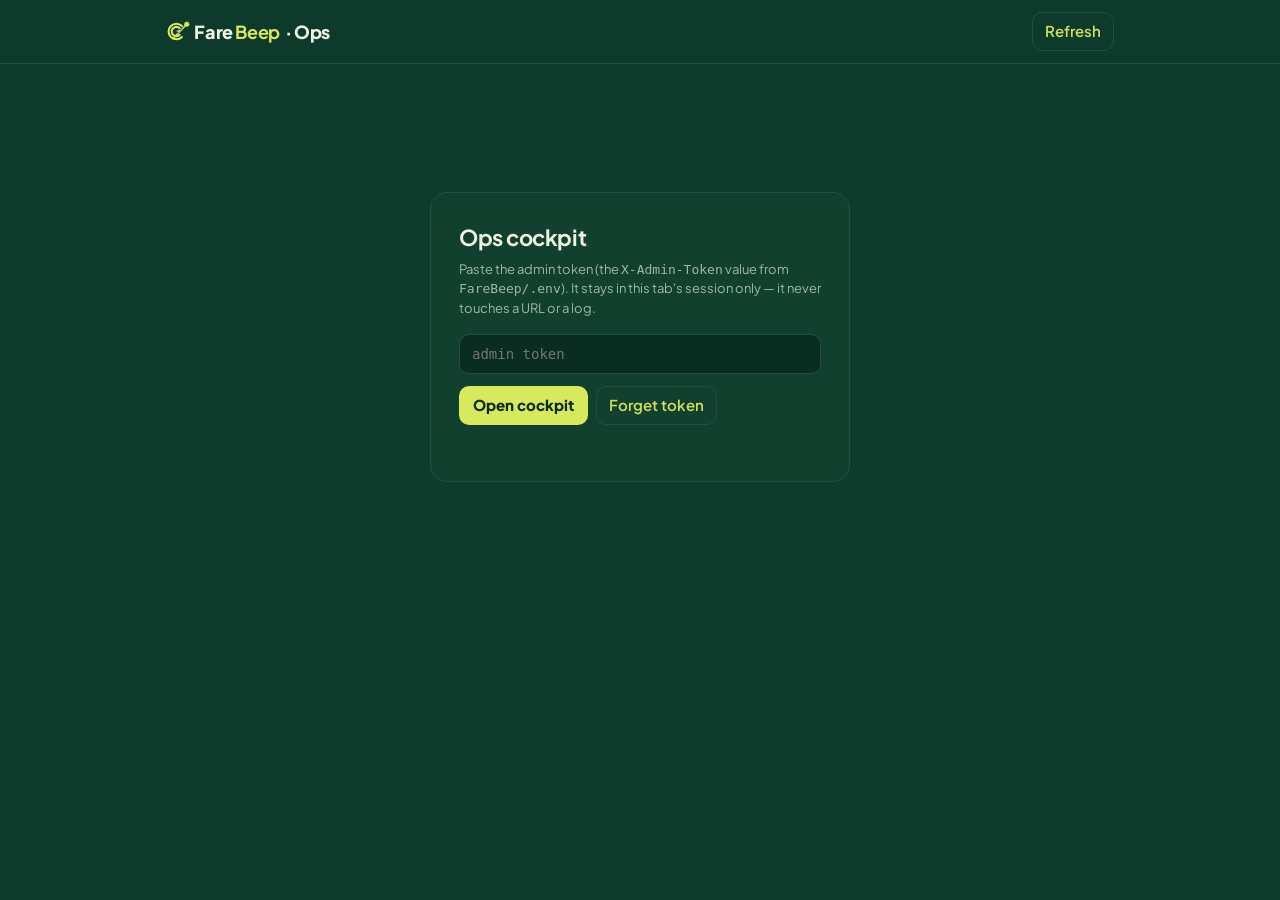
<file: FareBeep/web/admin.html>
<!DOCTYPE html>
<html lang="en">
<head>
<meta charset="utf-8">
<meta name="viewport" content="width=device-width, initial-scale=1">
<meta name="robots" content="noindex,nofollow">
<title>FareBeep · Ops</title>
<link rel="preconnect" href="https://fonts.googleapis.com">
<link href="https://fonts.googleapis.com/css2?family=Plus+Jakarta+Sans:wght@400;600;800&display=swap" rel="stylesheet">
<style>
  :root{
    --pine:#0e3b2c; --pine-deep:#0a2d21; --pine-panel:#12402f;
    --ink:#eef3e2; --muted:#9db8a4; --lime:#d8e95b; --lime-soft:#cfe05c;
    --danger:#ff9a8a; --ok:#7fd6a4; --line:#1d5040;
    --mono:ui-monospace,SFMono-Regular,Menlo,Consolas,monospace;
  }
  *{box-sizing:border-box}
  body{margin:0;background:var(--pine);color:var(--ink);
       font:15px/1.5 "Plus Jakarta Sans",system-ui,sans-serif}
  a{color:var(--lime)}
  .wrap{max-width:980px;margin:0 auto;padding:20px 16px 60px}

  header{position:sticky;top:0;z-index:5;background:rgba(14,59,44,.92);
         backdrop-filter:blur(8px);border-bottom:1px solid var(--line)}
  .bar{max-width:980px;margin:0 auto;padding:12px 16px;display:flex;
       align-items:center;gap:12px}
  .wordmark{font-weight:800;font-size:18px;letter-spacing:-.02em;
            display:flex;align-items:center;gap:.15rem}
  .wordmark b{color:var(--lime)}
  .mark{width:26px;height:26px;color:var(--lime);display:block}
  .mark .logo-ping{fill:none;transform-box:fill-box;transform-origin:center;
                   animation:markPing 2.4s ease-out infinite}
  @keyframes markPing{0%{transform:scale(1);opacity:.9}70%,100%{transform:scale(2.2);opacity:0}}
  .spacer{flex:1}
  .stamp{font-family:var(--mono);font-size:11px;color:var(--muted)}
  button{font:inherit;cursor:pointer;border:0;border-radius:10px}
  .btn{background:var(--lime);color:var(--pine-deep);font-weight:800;
       padding:8px 14px}
  .btn:active{transform:translateY(1px)}
  .btn-ghost{background:transparent;color:var(--lime-soft);
             border:1px solid var(--line);padding:7px 12px;font-weight:600}
  .btn-mini{background:var(--pine-panel);color:var(--lime-soft);
            border:1px solid var(--line);padding:4px 10px;font-size:12px;
            font-weight:600}
  .btn-mini:hover{border-color:var(--lime-soft)}

  /* unlock gate */
  .gate{max-width:420px;margin:12vh auto 0;background:var(--pine-panel);
        border:1px solid var(--line);border-radius:16px;padding:28px}
  .gate h1{margin:0 0 6px;font-size:22px;letter-spacing:-.02em}
  .gate p{margin:0 0 16px;color:var(--muted);font-size:13px}
  .gate input{width:100%;background:var(--pine-deep);color:var(--ink);
              border:1px solid var(--line);border-radius:10px;
              padding:11px 12px;font-family:var(--mono);font-size:14px}
  .gate input:focus{outline:2px solid var(--lime);border-color:transparent}
  .gate .row{display:flex;gap:8px;margin-top:12px}
  .err{color:var(--danger);font-size:13px;margin-top:10px;min-height:18px}

  /* health strip */
  .strip{display:grid;grid-template-columns:repeat(auto-fit,minmax(150px,1fr));
         gap:10px;margin:18px 0 22px}
  .stat{background:var(--pine-panel);border:1px solid var(--line);
        border-radius:14px;padding:12px 14px}
  .stat .k{font-size:11px;letter-spacing:.08em;text-transform:uppercase;
           color:var(--muted)}
  .stat .v{font-family:var(--mono);font-size:26px;font-weight:800;
           margin-top:2px}
  .stat.bad{border-color:var(--danger)}
  .stat.bad .v{color:var(--danger)}
  .stat.good .v{color:var(--ok)}

  h2{font-size:13px;letter-spacing:.12em;text-transform:uppercase;
     color:var(--lime-soft);margin:26px 0 10px;display:flex;
     align-items:center;gap:10px}
  h2::after{content:"";flex:1;height:1px;background:var(--line)}
  .quiet{color:var(--muted);font-size:13px}

  /* support threads */
  .thread{background:var(--pine-panel);border:1px solid var(--line);
          border-radius:16px;padding:14px 16px;margin-bottom:12px}
  .thread .head{display:flex;flex-wrap:wrap;gap:8px;align-items:baseline}
  .thread .id{font-family:var(--mono);font-weight:800;color:var(--lime)}
  .chip{font-family:var(--mono);font-size:11px;padding:2px 8px;
        border-radius:999px;border:1px solid var(--line);color:var(--muted)}
  .chip.stale{color:var(--danger);border-color:var(--danger)}
  .thread .phone{font-family:var(--mono);font-size:13px;color:var(--ink)}
  .bubble{margin-top:10px;padding:8px 12px;border-radius:12px;
          max-width:85%;font-size:14px;white-space:pre-wrap;
          overflow-wrap:anywhere}
  .bubble.user{background:var(--pine-deep);border:1px solid var(--line);
               margin-right:auto}
  .bubble.admin{background:#1c4a2e;border:1px solid #2a6247;
                margin-left:auto}
  .bubble .who{display:block;font-family:var(--mono);font-size:10px;
               color:var(--muted);margin-bottom:2px;text-transform:uppercase;
               letter-spacing:.08em}
  .relay{display:flex;gap:8px;margin-top:12px;align-items:center}
  .relay code{flex:1;background:var(--pine-deep);border:1px dashed var(--line);
              border-radius:10px;padding:8px 10px;font-family:var(--mono);
              font-size:12.5px;color:var(--lime-soft);overflow-wrap:anywhere}

  /* dead letters */
  table{width:100%;border-collapse:collapse;font-size:13px}
  th{color:var(--muted);text-align:left;font-weight:600;font-size:11px;
     letter-spacing:.08em;text-transform:uppercase;padding:6px 8px;
     border-bottom:1px solid var(--line)}
  td{padding:8px;border-bottom:1px solid var(--pine-deep);vertical-align:top}
  td.mono{font-family:var(--mono);font-size:12px}
  .err-txt{color:var(--danger);font-family:var(--mono);font-size:11.5px;
           max-width:280px;overflow-wrap:anywhere}

  /* counters */
  .grid{display:grid;grid-template-columns:repeat(auto-fit,minmax(200px,1fr));
        gap:10px}
  .panel{background:var(--pine-panel);border:1px solid var(--line);
         border-radius:14px;padding:12px 14px}
  .panel h3{margin:0 0 8px;font-size:11px;letter-spacing:.1em;
            text-transform:uppercase;color:var(--muted)}
  .kv{display:flex;justify-content:space-between;font-size:13px;
      padding:2px 0}
  .kv b{font-family:var(--mono);font-weight:600}
</style>
</head>
<body>
<header>
  <div class="bar">
    <span class="wordmark"><svg class="mark" viewBox="0 0 100 100" fill="none" aria-hidden="true">
      <path d="M61.2 30.8 A30 30 0 1 0 61.2 73.2" stroke="currentColor" stroke-width="8" stroke-linecap="round"/>
      <path d="M52.7 39.3 A18 18 0 1 0 52.7 64.7" stroke="currentColor" stroke-width="8" stroke-linecap="round"/>
      <path d="M30 76 L74 30" stroke="currentColor" stroke-width="6" stroke-linecap="round"/>
      <path d="M34 51 L60 42 L46 58 L44 52 Z" fill="#eaf4e0" stroke="#0e3b2c" stroke-width="1.6" stroke-linejoin="round"/>
      <circle class="logo-ping" cx="80" cy="24" r="9" stroke="currentColor" stroke-width="2"/>
      <circle cx="80" cy="24" r="9" fill="currentColor"/>
    </svg>Fare<b>Beep</b>&nbsp;· Ops</span>
    <span class="spacer"></span>
    <span class="stamp" id="stamp"></span>
    <button class="btn-ghost" id="refresh">Refresh</button>
  </div>
</header>

<div class="wrap">
  <!-- unlock gate -->
  <div class="gate" id="gate">
    <h1>Ops cockpit</h1>
    <p>Paste the admin token (the <code>X-Admin-Token</code> value from
       <code>FareBeep/.env</code>). It stays in this tab's session only —
       it never touches a URL or a log.</p>
    <input id="token" type="password" placeholder="admin token"
           autocomplete="off">
    <div class="row">
      <button class="btn" id="unlock">Open cockpit</button>
      <button class="btn-ghost" id="forget">Forget token</button>
    </div>
    <div class="err" id="gateErr"></div>
  </div>

  <!-- cockpit -->
  <div id="cockpit" style="display:none">
    <div class="strip" id="strip"></div>
    <h2>Support threads</h2>
    <div id="threads"></div>
    <h2>Dead letters</h2>
    <div id="dead"></div>
    <h2>Counters</h2>
    <div class="grid" id="counters"></div>
    <h2>Shared Ledger</h2>
    <div id="ledgerPanel"></div>
  </div>
</div>

<script>
"use strict";
const $ = (id) => document.getElementById(id);
const esc = (s) => String(s ?? "").replace(/[&<>"']/g,
    c => ({"&":"&amp;","<":"&lt;",">":"&gt;",'"':"&quot;","'":"&#39;"}[c]));
const TOKEN_KEY = "farebeep-admin-token";
let timer = null;

function token(){ return sessionStorage.getItem(TOKEN_KEY) || ""; }
function stamp(msg){ $("stamp").textContent = msg; }

function headers(){
  return {"X-Admin-Token": token(), "Cache-Control": "no-store"};
}

function unlock(){
  const t = $("token").value.trim();
  if (!t){ $("gateErr").textContent = "Paste the token first."; return; }
  sessionStorage.setItem(TOKEN_KEY, t);
  $("gateErr").textContent = "";
  enterCockpit();
}

function forget(){
  sessionStorage.removeItem(TOKEN_KEY);
  clearInterval(timer);
  $("cockpit").style.display = "none";
  $("gate").style.display = "block";
  $("token").value = "";
  $("gateErr").textContent = "";
  stamp("");
}

function enterCockpit(){
  $("gate").style.display = "none";
  $("cockpit").style.display = "block";
  load();
  clearInterval(timer);
  timer = setInterval(load, 15000);
}

function statCard(k, v, cls){
  return `<div class="stat ${cls||""}"><div class="k">${esc(k)}</div>` +
         `<div class="v">${esc(v)}</div></div>`;
}

function renderStrip(d){
  const dead = (d.dead_letters_recent || []).length;
  const staleQ = (d.inbound && d.inbound.stale_queued_5m) || 0;
  const beeps = d.beeps || {};
  const ag = d.agent_this_process || {};
  const threads = (d.support && d.support.open_threads) || [];
  $("strip").innerHTML =
      statCard("Dead letters", dead, dead ? "bad" : "good") +
      statCard("Stale queued", staleQ, staleQ ? "bad" : "good") +
      statCard("Open threads", threads.length,
               threads.length ? "" : "good") +
      statCard("Active beeps", beeps.active ?? 0) +
      statCard("Groq ok / fail",
               `${ag.groq_ok ?? 0} / ${ag.groq_fail ?? 0}`);
}

function renderThreads(d){
  const threads = (d.support && d.support.open_threads) || [];
  if (!threads.length){
    $("threads").innerHTML = `<div class="quiet">No open threads. 🎉</div>`;
    return;
  }
  $("threads").innerHTML = threads.map(t => {
    const msgs = (t.messages || []).map(m => `
      <div class="bubble ${m.side === "admin" ? "admin" : "user"}">
        <span class="who">${m.side === "admin" ? "you" : esc(t.phone)}
        · ${esc((m.at || "").slice(11, 16))}</span>${esc(m.text)}</div>`).join("");
    return `
    <div class="thread">
      <div class="head">
        <span class="id">${esc(t.id)}</span>
        <span class="chip ${t.status === "stale" ? "stale" : ""}">${esc(t.status)}</span>
        <span class="chip">${esc(t.trigger || "")}</span>
        <span class="chip">${esc(t.age_hours)}h · ${esc(t.messages_count)} msgs</span>
        <span class="spacer"></span>
        <span class="phone">${esc(t.phone)}</span>
      </div>
      ${msgs}
      <div class="relay">
        <code id="relay-${esc(t.id)}">${esc(t.relay)}</code>
        <button class="btn-mini" onclick="copyRelay('${esc(t.id)}')">Copy</button>
      </div>
    </div>`;
  }).join("");
}

function copyRelay(id){
  const el = $("relay-" + id);
  navigator.clipboard.writeText(el.textContent).then(() => {
    el.textContent += "  ✓";
    setTimeout(load, 900);
  });
}

function renderDead(d){
  const rows = d.dead_letters_recent || [];
  if (!rows.length){
    $("dead").innerHTML = `<div class="quiet">No dead letters. ✅</div>`;
    return;
  }
  $("dead").innerHTML = `<table>
    <tr><th>message</th><th>phone</th><th>tries</th><th>error</th>
        <th>when</th><th></th></tr>
    ${rows.map(r => `
    <tr>
      <td class="mono">${esc((r.message_id || "").slice(0, 18))}…</td>
      <td class="mono">${esc(r.phone || "")}</td>
      <td class="mono">${esc(r.attempts ?? "")}</td>
      <td><div class="err-txt">${esc(r.last_error || "")}</div></td>
      <td class="mono">${esc((r.created_at || "").slice(5, 16).replace("T", " "))}</td>
      <td>${r.replayable
          ? `<button class="btn-mini" onclick="replay('${esc(r.message_id)}')">Replay</button>`
          : `<span class="quiet">n/a</span>`}</td>
    </tr>`).join("")}
  </table>`;
}

async function replay(messageId){
  try{
    const r = await fetch(`/admin/ops/dead-letters/${encodeURIComponent(messageId)}/replay`,
                          {method: "POST", headers: headers()});
    const j = await r.json().catch(() => ({}));
    stamp(j.replayed ? `replayed ${messageId.slice(0, 12)}…`
                     : `replay refused: ${j.reason || r.status}`);
  }catch(e){ stamp("replay failed: " + e); }
  load();
}

function kvPanel(title, obj){
  const keys = Object.keys(obj || {});
  const rows = keys.length
    ? keys.map(k => `<div class="kv"><span>${esc(k)}</span><b>${esc(obj[k])}</b></div>`).join("")
    : `<div class="quiet">none yet</div>`;
  return `<div class="panel"><h3>${esc(title)}</h3>${rows}</div>`;
}

async function warmNow(){
  const btn = document.getElementById("warmBtn");
  if (btn){ btn.disabled = true; btn.textContent = "Warming…"; }
  stamp("warm cycle started (live searches — takes a while)");
  try{
    const r = await fetch("/admin/ops/ledger/warm-now",
                          {method: "POST", headers: headers()});
    const j = await r.json().catch(() => ({}));
    if (r.status === 404){ stamp("warm-now refused (bad token?)"); }
    else if (j.ok){ stamp(`warmed: ${j.upserted} fares cached, ${j.skipped_surge} surge-skipped, ${j.misses} misses, ${j.errors} errors`); }
    else { stamp(`warm cycle finished with trouble: ${j.error || JSON.stringify(j)}`); }
  }catch(e){ stamp("warm-now failed: " + e); }
  const b2 = document.getElementById("warmBtn");
  if (b2){ b2.disabled = false; b2.textContent = "Warm ledger now"; }
  load();
}

function renderLedger(d){
  const l = d.ledger || {};
  const box = document.getElementById("ledgerPanel");
  if (!box) return;
  if (l.rows === null || l.error){
    box.innerHTML = `<div class="panel"><h3>Shared Ledger</h3>
      <div class="quiet">unavailable: ${esc(l.error || "unknown")}</div></div>`;
    return;
  }
  const freshPct = l.rows ? Math.round(100 * l.fresh_24h / l.rows) : 0;
  box.innerHTML = `<div class="panel"><h3>Shared Ledger</h3>
    <div class="kv"><span>cached fares</span><b>${esc(l.rows)}</b></div>
    <div class="kv"><span>fresh &lt;24h</span><b>${esc(l.fresh_24h)} (${freshPct}%)</b></div>
    <div class="kv"><span>warm routes covered</span><b>${esc(l.warm_routes_covered)}</b></div>
    <div class="kv"><span>newest fare</span><b>${esc((l.newest_fare_at || "—").replace("T", " ").slice(0, 16))}</b></div>
    <button id="warmBtn" class="btn-mini" onclick="warmNow()">Warm ledger now</button>
  </div>`;
}

function renderCounters(d){
  const bookings = {};
  Object.entries(d.bookings || {}).forEach(([k, v]) => bookings[k] = v);
  $("counters").innerHTML =
      kvPanel("Inbound by status", (d.inbound || {}).by_status) +
      kvPanel("Delivery receipts", (d.delivery_receipts || {}).by_status) +
      kvPanel("Beeps", {total: (d.beeps || {}).total,
                        active: (d.beeps || {}).active,
                        paused: (d.beeps || {}).paused}) +
      kvPanel("Bookings", bookings);
}

async function load(){
  try{
    const r = await fetch("/admin/ops", {headers: headers()});
    if (r.status === 404){
      sessionStorage.removeItem(TOKEN_KEY);
      forget();
      $("gateErr").textContent = "Token rejected (404) — check it and try again.";
      return;
    }
    if (r.status >= 500){
      // Infra trouble upstream (e.g. a Supabase DNS blip). Keep the
      // last good render on screen and say so - never a blank page.
      stamp("backend trouble (" + r.status + ") — showing last good data, retrying");
      return;
      }
    const d = await r.json();
    renderStrip(d);
    renderThreads(d);
    renderDead(d);
    renderCounters(d);
    renderLedger(d);
    stamp("updated " + new Date().toLocaleTimeString());
  }catch(e){ stamp("load failed: " + e); }
}

$("unlock").addEventListener("click", unlock);
$("token").addEventListener("keydown", e => { if (e.key === "Enter") unlock(); });
$("forget").addEventListener("click", forget);
$("refresh").addEventListener("click", load);
if (token()){ $("token").value = token(); enterCockpit(); }
</script>
</body>
</html>
</file>
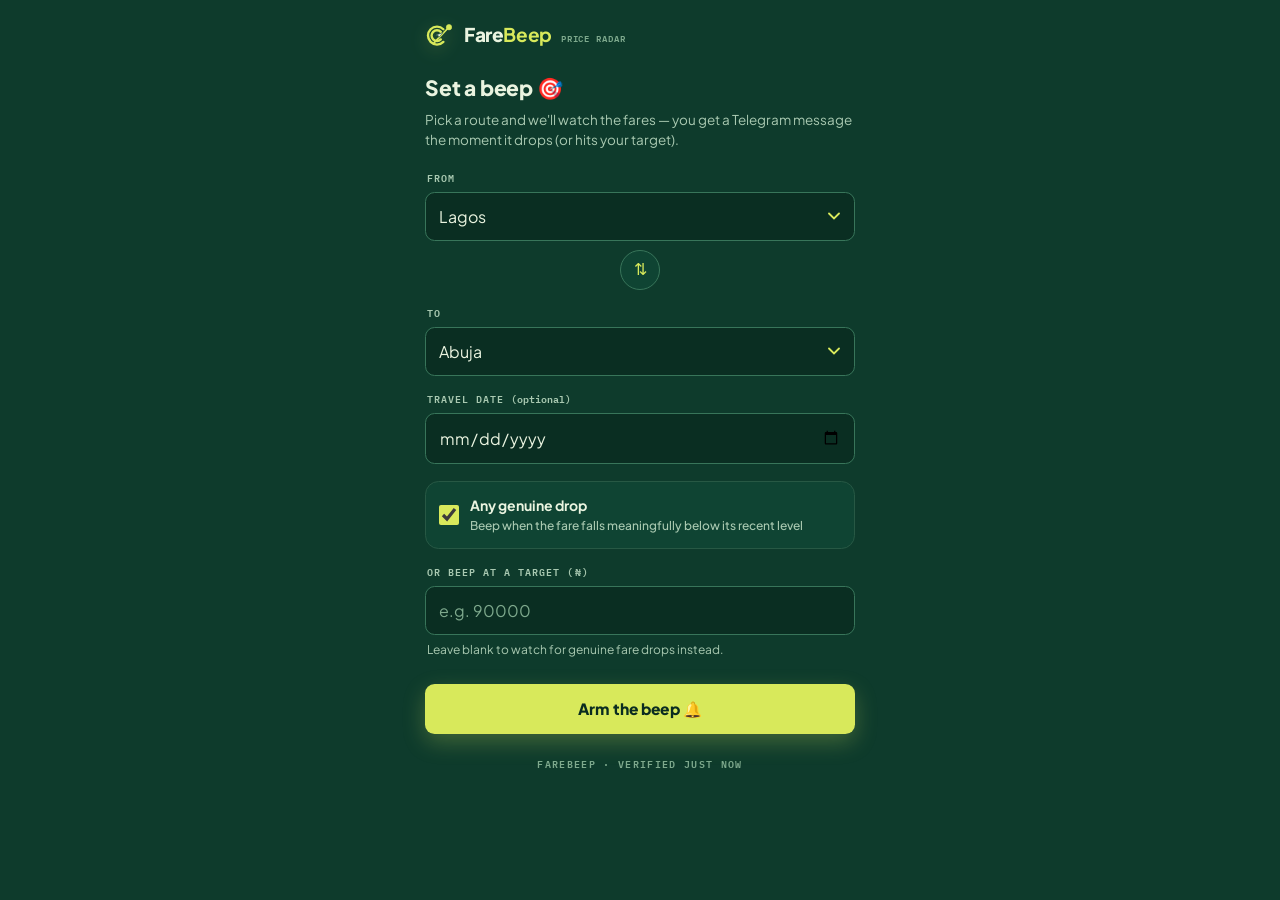
<file: FareBeep/web/mini-beep.html>
<!DOCTYPE html>
<html lang="en">
<head>
<meta charset="utf-8">
<meta name="viewport" content="width=device-width, initial-scale=1, maximum-scale=1, user-scalable=no">
<title>FareBeep · Set a beep</title>
<script src="https://telegram.org/js/telegram-web-app.js"></script>
<link rel="preconnect" href="https://fonts.googleapis.com">
<link rel="preconnect" href="https://fonts.gstatic.com" crossorigin>
<link href="https://fonts.googleapis.com/css2?family=IBM+Plex+Mono:wght@500;600&family=Plus+Jakarta+Sans:ital,wght@0,500;0,700;0,800;1,800&display=swap" rel="stylesheet">
<style>
  :root{
    --bg:#0e3b2c; --bg-deep:#0a2e22; --card:#0f4433;
    --fg:#eaf4e0; --white:#ffffff; --on-lime:#0a2c20;
    --muted:#a9c9b1; --faint:#7ea98d;
    --lime:#d8e95b; --lime-bright:#e6f574; --lime-soft:rgba(216,233,91,.13);
    --line:#275844; --line-2:#38755a;
    --err:#ff9a8a; --ok:#7fd6a4;
    --sans:"Plus Jakarta Sans",system-ui,sans-serif;
    --mono:"IBM Plex Mono",ui-monospace,monospace;
    --r-card:.85rem; --r-btn:.6rem;
  }
  *{box-sizing:border-box; -webkit-tap-highlight-color:transparent; margin:0; padding:0;}
  body{
    background:var(--bg); color:var(--fg); font-family:var(--sans);
    line-height:1.55; -webkit-font-smoothing:antialiased;
    padding:20px 18px max(34px, env(safe-area-inset-bottom)); min-height:100vh;
  }
  .wrap{max-width:430px; margin:0 auto;}
  .brand{display:flex; align-items:center; gap:9px; margin-bottom:22px;}
  .brand .mark{width:30px; height:30px; color:var(--lime); display:block;
    filter:drop-shadow(0 4px 9px rgba(216,233,91,.22));}
  .brand .mark .logo-ping{fill:none; transform-box:fill-box; transform-origin:center;
    animation:ping 2.4s cubic-bezier(0,.5,.4,1) infinite;}
  @keyframes ping{
    0%{transform:scale(.5); opacity:0;}
    18%{opacity:.85;}
    70%,100%{transform:scale(1.7); opacity:0;}
  }
  .wordmark{font-weight:800; font-size:19px; letter-spacing:-.02em; color:var(--fg);}
  .wordmark b{color:var(--lime);}
  .wordmark small{font-family:var(--mono); font-weight:600; font-size:.56rem;
    letter-spacing:.1em; text-transform:uppercase; color:var(--faint);
    margin-left:.55rem; display:inline-block;}
  h1{font-size:21px; font-weight:800; margin:4px 0 5px; letter-spacing:-.01em;}
  .sub{color:var(--muted); font-size:13.5px; line-height:1.5; margin:0 0 20px;}
  label{display:block; font-family:var(--mono); font-size:.64rem; font-weight:600;
    color:var(--muted); text-transform:uppercase; letter-spacing:.1em;
    margin:15px 2px 6px;}
  select,input[type=date],input[type=number]{
    width:100%; padding:13px 13px; border-radius:var(--r-btn);
    border:1px solid var(--line-2); background:var(--bg-deep); color:var(--fg);
    font-family:var(--sans); font-size:16px; outline:none;
    -webkit-appearance:none; appearance:none;}
  select:focus-visible,input:focus-visible,button:focus-visible{
    outline:2px solid var(--lime); outline-offset:2px;
  }
  select:focus,input:focus{border-color:var(--lime); box-shadow:0 0 0 2px var(--lime-soft);}
  input[type=number]::placeholder{color:var(--faint);}
  select{
    background-image:url("data:image/svg+xml;utf8,<svg xmlns='http://www.w3.org/2000/svg' width='12' height='8' viewBox='0 0 12 8'><path d='M1 1.5 6 6.5 11 1.5' stroke='%23d8e95b' stroke-width='1.8' fill='none' stroke-linecap='round'/></svg>");
    background-repeat:no-repeat; background-position:right 14px center;
    padding-right:36px;}
  .swap{display:block; margin:9px auto 2px; width:40px; height:40px;
    border-radius:50%; border:1px solid var(--line-2); background:var(--card);
    color:var(--lime); font-size:16px; cursor:pointer;}
  .swap:active{border-color:var(--lime);}
  .swap:hover{background:var(--line);}
  .dropwatch{display:flex; gap:11px; align-items:center; margin-top:17px;
    background:var(--card); border:1px solid var(--line); border-radius:var(--r-card);
    padding:13px;}
  .dropwatch input{width:20px; height:20px; accent-color:var(--lime); flex:0 0 20px;}
  .dropwatch label{margin:0; font-family:var(--sans); font-size:14px; font-weight:700;
    color:var(--fg); text-transform:none; letter-spacing:0;}
  .dropwatch small{display:block; font-family:var(--sans); font-weight:500;
    color:var(--muted); font-size:12px; margin-top:2px; line-height:1.4;}
  .cta{width:100%; margin-top:24px; padding:15px; border:none;
    border-radius:var(--r-btn); background:var(--lime); color:var(--on-lime);
    font-family:var(--sans); font-size:15.5px; font-weight:800;
    letter-spacing:.01em; cursor:pointer;
    box-shadow:0 8px 22px rgba(216,233,91,.25);}
  .cta:disabled{opacity:.55; cursor:wait;}
  .cta:active{background:var(--lime-bright);}
  .msg{display:none; margin-top:15px; padding:13px; border-radius:var(--r-card); overflow-wrap:anywhere;
    font-size:14px; line-height:1.5;}
  .msg.ok{display:block; background:var(--lime-soft); border:1px solid var(--ok);
    color:var(--ok);}
  .msg.err{display:block; background:rgba(255,154,138,.1); border:1px solid var(--err);
    color:var(--err);}
  .foot{margin-top:22px; text-align:center; font-family:var(--mono); font-size:.6rem;
    font-weight:600; letter-spacing:.14em; text-transform:uppercase; color:var(--faint);}
</style>
</head>
<body>
<div class="wrap">
  <div class="brand">
    <svg class="mark" viewBox="0 0 100 100" fill="none" aria-hidden="true">
      <path d="M61.2 30.8 A30 30 0 1 0 61.2 73.2" stroke="currentColor" stroke-width="8" stroke-linecap="round"/>
      <path d="M52.7 39.3 A18 18 0 1 0 52.7 64.7" stroke="currentColor" stroke-width="8" stroke-linecap="round"/>
      <path d="M30 76 L74 30" stroke="currentColor" stroke-width="6" stroke-linecap="round"/>
      <path d="M34 51 L60 42 L46 58 L44 52 Z" fill="#eaf4e0" stroke="#0e3b2c" stroke-width="1.6" stroke-linejoin="round"/>
      <circle class="logo-ping" cx="80" cy="24" r="9" stroke="currentColor" stroke-width="2"/>
      <circle cx="80" cy="24" r="9" fill="currentColor"/>
    </svg>
    <span class="wordmark">Fare<b>Beep</b><small>Price radar</small></span>
  </div>

  <h1>Set a beep 🎯</h1>
  <p class="sub">Pick a route and we'll watch the fares — you get a Telegram
     message the moment it drops (or hits your target).</p>

  <form id="f">
    <label for="origin">From</label>
    <select id="origin" name="origin" autocomplete="off" required></select>
    <button type="button" class="swap" id="swap" title="Swap origin and destination" aria-label="Swap origin and destination">⇅</button>
    <label for="destination">To</label>
    <select id="destination" name="destination" autocomplete="off" required></select>

    <label for="date">Travel date <span style="text-transform:none;letter-spacing:0">(optional)</span></label>
    <input type="date" id="date" name="departure_date">

    <div class="dropwatch">
      <input type="checkbox" id="dw" name="dropwatch" checked>
      <label for="dw">Any genuine drop<small>Beep when the fare falls meaningfully below its recent level</small></label>
    </div>

    <label for="target">Or beep at a target (₦)</label>
    <input type="number" id="target" name="target_price" inputmode="numeric" min="1000" step="100"
           placeholder="e.g. 90000" aria-describedby="target-hint">
    <div class="hint" id="target-hint" style="color:var(--muted);font-size:12px;margin:6px 2px 0">Leave blank to watch for genuine fare drops instead.</div>

    <button class="cta" id="go" type="submit">Arm the beep 🔔</button>
    <div class="msg" id="msg" role="status" aria-live="polite"></div>
  </form>

  <div class="foot">FareBeep · verified just now</div>
</div>

<script>
const IATA = [
  ["Lagos","LOS"],["Abuja","ABV"],["Port Harcourt","PHC"],["Enugu","ENU"],
  ["Benin City","BNI"],["Kano","KAN"],["Calabar","CBQ"],["Ilorin","ILR"],
  ["Owerri","QOW"],["Asaba","ABB"],["Uyo","QUO"],["Sokoto","SKO"],
  ["Yola","YOL"],["Maiduguri","MIU"],["Akure","AKR"],["Warri","QRW"],
  ["Jos","JOS"],["Kaduna","KAD"],["Ibadan","IBA"],
];
const $ = id => document.getElementById(id);
const sel = (id, def) => {
  $(id).innerHTML = IATA.map(([n,c]) =>
    `<option value="${c}" ${c===def?"selected":""}>${n}</option>`).join("");
};
sel("origin","LOS"); sel("destination","ABV");
const today = new Date();
$("date").min = `${today.getFullYear()}-${String(today.getMonth()+1).padStart(2,"0")}-${String(today.getDate()).padStart(2,"0")}`;

$("swap").onclick = () => {
  const o=$("origin").value; $("origin").value=$("destination").value;
  $("destination").value=o;
};

const tg = window.Telegram?.WebApp;
if (tg) {
  tg.ready(); tg.expand();
  tg.setHeaderColor("#0e3b2c"); tg.setBackgroundColor("#0e3b2c");
}

$("f").addEventListener("submit", async (e) => {
  e.preventDefault();
  const msg = $("msg"); msg.className="msg"; msg.textContent=""; msg.style.display="none";
  const btn = $("go"); btn.disabled = true; btn.textContent = "Arming…";
  const dropwatch = $("dw").checked && !$("target").value;
  const body = {
    initData: tg?.initData || "",
    origin: $("origin").value,
    destination: $("destination").value,
    departure_date: $("date").value || "",
    target_price: $("target").value || null,
    dropwatch,
  };
  try {
    const r = await fetch("/mini/beep/submit", {
      method:"POST", headers:{"Content-Type":"application/json"},
      body: JSON.stringify(body)});
    const data = await r.json();
    if (!r.ok || !data.ok) throw new Error(data.error || "Could not arm the beep");
    msg.className="msg ok";
    msg.style.display="";
    msg.textContent = "✅ " + data.summary + (data.realism_warning ? ` ${data.realism_warning}` : "");
    $("go").textContent = "Armed ✓";
    if (tg) tg.HapticFeedback?.notificationOccurred("success");
    setTimeout(() => tg?.close(), 1600);
  } catch (err) {
    msg.className="msg err";
    msg.style.display="";
    msg.textContent = err.message || "Something went wrong - try again.";
    btn.disabled = false; btn.textContent = "Arm the beep 🔔";
    tg?.HapticFeedback?.notificationOccurred("error");
  }
});
</script>
<style>
  @media(prefers-reduced-motion:reduce){
    *,*::before,*::after{scroll-behavior:auto!important;animation-duration:.01ms!important;animation-iteration-count:1!important;transition-duration:.01ms!important;}
  }
</style>
</body>
</html>
</file>
